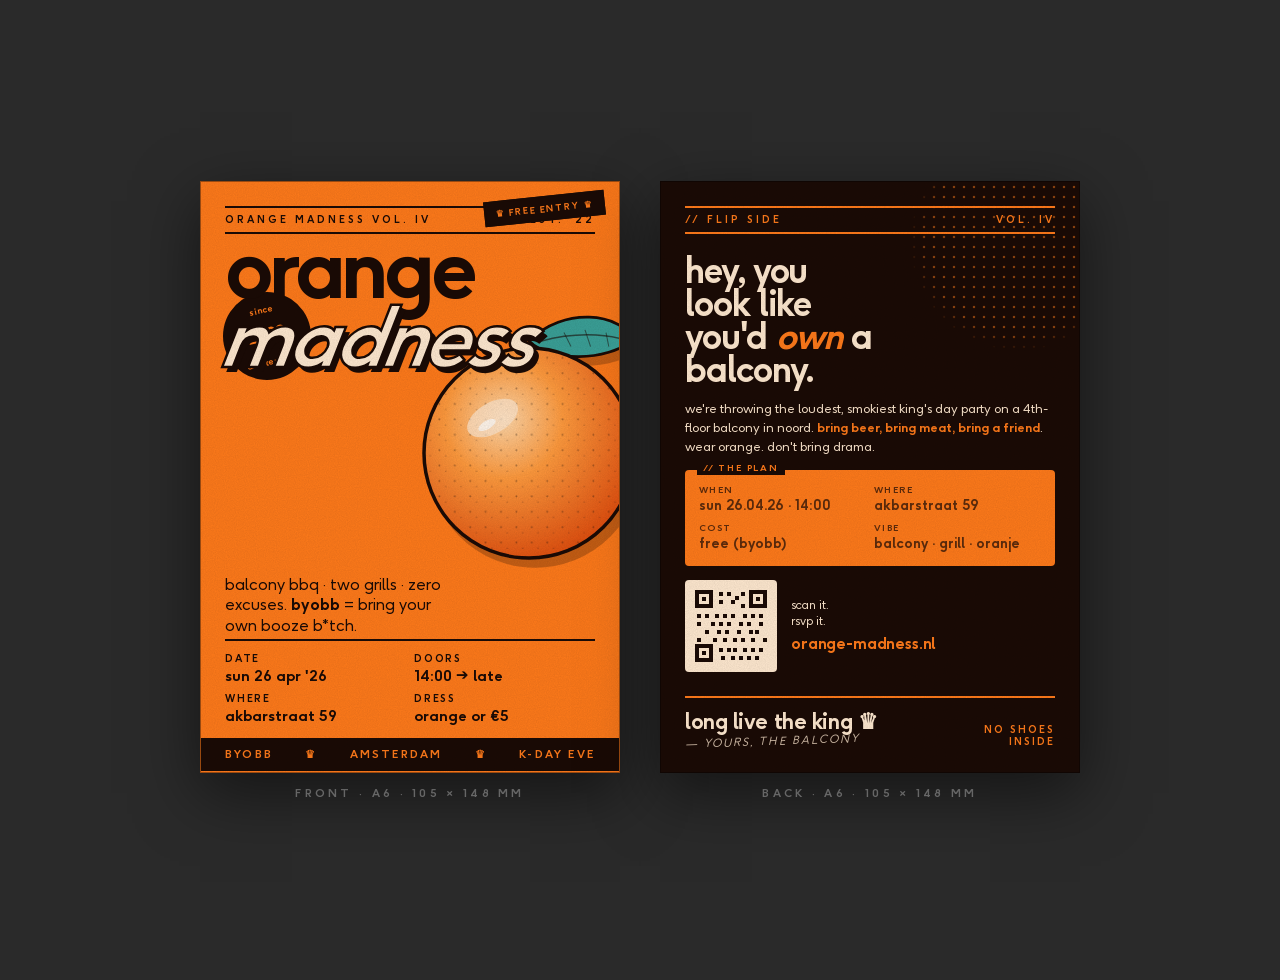
<file: Orange Madness Flyer.html>
<!doctype html>
<html lang="en">
<head>
<meta charset="utf-8" />
<meta name="viewport" content="width=device-width, initial-scale=1" />
<title>Orange Madness · Flyer (A6)</title>
<style>
@font-face {
  font-family: "F37 Ginger Pro";
  src: url("./fonts/F37GingerPro-Regular.ttf") format("truetype");
  font-weight: 400; font-style: normal; font-display: swap;
}
@font-face {
  font-family: "F37 Ginger Pro";
  src: url("./fonts/F37GingerPro-Bold.ttf") format("truetype");
  font-weight: 700; font-style: normal; font-display: swap;
}

:root {
  --o-acid: #FF7A1A;
  --o-500: #FF5A44;
  --peach: #FF8E7A;
  --teal: #3AA097;
  --ink: #1A0A05;
  --cream: #FFE9D0;
}

* { box-sizing: border-box; margin: 0; padding: 0; }

html, body {
  background: #2a2a2a;
  font-family: "F37 Ginger Pro", Helvetica, sans-serif;
  color: var(--ink);
  min-height: 100vh;
  display: flex;
  align-items: center;
  justify-content: center;
  padding: 40px 20px;
  gap: 40px;
  flex-wrap: wrap;
}

/* A6 = 105 x 148mm. Scaled at 4x → 420 x 592 px */
.flyer {
  width: 420px;
  height: 592px;
  background: var(--o-acid);
  position: relative;
  overflow: hidden;
  color: var(--ink);
  box-shadow: 0 20px 60px rgba(0,0,0,0.5);
  border: 1.5px solid rgba(0,0,0,0.4);
}

/* noise on every flyer */
.flyer::after {
  content: "";
  position: absolute;
  inset: 0;
  pointer-events: none;
  z-index: 50;
  opacity: 0.18;
  mix-blend-mode: multiply;
  background-image: url("data:image/svg+xml;utf8,<svg xmlns='http://www.w3.org/2000/svg' width='220' height='220'><filter id='n'><feTurbulence type='fractalNoise' baseFrequency='0.9' numOctaves='2' stitchTiles='stitch'/><feColorMatrix values='0 0 0 0 0  0 0 0 0 0  0 0 0 0 0  0 0 0 0.55 0'/></filter><rect width='100%25' height='100%25' filter='url(%23n)'/></svg>");
}

/* ============ FRONT ============ */
.front {
  padding: 24px;
  display: flex;
  flex-direction: column;
  justify-content: space-between;
}

.front .top-tag {
  font-size: 10px;
  font-weight: 700;
  letter-spacing: 0.3em;
  text-transform: uppercase;
  border-top: 2px solid var(--ink);
  border-bottom: 2px solid var(--ink);
  padding: 6px 0;
  display: flex;
  justify-content: space-between;
}

.front .big-title {
  font-weight: 700;
  text-transform: lowercase;
  font-size: 84px;
  line-height: 0.82;
  letter-spacing: -0.05em;
  position: relative;
  z-index: 5;
}
.front .big-title .madness {
  display: block;
  font-style: italic;
  color: var(--cream);
  -webkit-text-stroke: 2.5px var(--ink);
  text-shadow: 5px 5px 0 var(--ink);
  transform: skewX(-8deg) translateX(-4px);
}

.front .orange-art {
  position: absolute;
  top: 110px;
  right: -50px;
  width: 280px;
  height: 280px;
  z-index: 1;
  filter: drop-shadow(6px 8px 0 rgba(26,10,5,0.25));
  animation: bob 4s ease-in-out infinite;
}
@keyframes bob {
  0%,100% { transform: rotate(-4deg) translateY(0); }
  50%     { transform: rotate(3deg) translateY(-6px); }
}

.front .stamp {
  position: absolute;
  top: 110px;
  left: 22px;
  width: 88px;
  height: 88px;
  border-radius: 50%;
  background: var(--ink);
  color: var(--o-acid);
  display: grid;
  place-items: center;
  text-align: center;
  font-weight: 700;
  font-size: 9px;
  text-transform: lowercase;
  line-height: 1.1;
  transform: rotate(-12deg);
  padding: 8px;
  z-index: 4;
}
.front .stamp strong {
  display: block;
  font-size: 18px;
  margin: 2px 0;
  letter-spacing: -0.02em;
}

.front .pull {
  position: relative;
  z-index: 3;
  margin-top: 200px;
}
.front .pull p {
  font-size: 16px;
  line-height: 1.3;
  font-weight: 400;
  max-width: 26ch;
}
.front .pull p b { font-weight: 700; }

.front .meta {
  position: relative;
  z-index: 3;
  display: grid;
  grid-template-columns: 1fr 1fr;
  gap: 8px;
  border-top: 2px solid var(--ink);
  padding-top: 12px;
}
.front .meta .cell {
  font-size: 10px;
  letter-spacing: 0.18em;
  text-transform: uppercase;
  font-weight: 700;
}
.front .meta .cell .v {
  display: block;
  font-size: 15px;
  letter-spacing: 0;
  text-transform: lowercase;
  margin-top: 2px;
}

.front .footer-bar {
  background: var(--ink);
  color: var(--o-acid);
  margin: 12px -24px -24px;
  padding: 10px 24px;
  font-size: 11px;
  font-weight: 700;
  letter-spacing: 0.2em;
  text-transform: uppercase;
  display: flex;
  justify-content: space-between;
  white-space: nowrap;
  overflow: hidden;
}

/* sticker */
.front .sticker {
  position: absolute;
  background: var(--cream);
  color: var(--ink);
  border: 2px solid var(--ink);
  padding: 5px 9px;
  font-size: 9px;
  font-weight: 700;
  letter-spacing: 0.18em;
  text-transform: uppercase;
  transform: rotate(-6deg);
  z-index: 6;
}
.front .sticker.s1 { top: 14px; right: 14px; background: var(--ink); color: var(--o-acid); border-color: var(--ink); }

/* ============ BACK ============ */
.back {
  background: var(--ink);
  color: var(--cream);
  padding: 24px;
  display: flex;
  flex-direction: column;
  gap: 14px;
}

.back .top-tag {
  font-size: 10px;
  font-weight: 700;
  letter-spacing: 0.3em;
  text-transform: uppercase;
  color: var(--o-acid);
  border-top: 2px solid var(--o-acid);
  border-bottom: 2px solid var(--o-acid);
  padding: 6px 0;
  display: flex;
  justify-content: space-between;
}

.back .pickup {
  font-weight: 700;
  text-transform: lowercase;
  font-size: 36px;
  line-height: 0.92;
  letter-spacing: -0.03em;
  margin-top: 6px;
}
.back .pickup em {
  font-style: italic;
  color: var(--o-acid);
}

.back .body {
  font-size: 13px;
  line-height: 1.45;
  font-weight: 400;
}
.back .body b { color: var(--o-acid); font-weight: 700; }

.back .deets {
  background: var(--o-acid);
  color: var(--ink);
  padding: 14px;
  border-radius: 4px;
  display: grid;
  grid-template-columns: 1fr 1fr;
  gap: 8px;
  position: relative;
}
.back .deets::before {
  content: "// the plan";
  position: absolute;
  top: -10px;
  left: 12px;
  background: var(--ink);
  color: var(--o-acid);
  font-size: 9px;
  font-weight: 700;
  letter-spacing: 0.2em;
  text-transform: uppercase;
  padding: 2px 6px;
}
.back .deets .row {
  font-size: 9px;
  letter-spacing: 0.16em;
  text-transform: uppercase;
  font-weight: 700;
  opacity: 0.7;
}
.back .deets .row .v {
  display: block;
  font-size: 14px;
  font-weight: 700;
  letter-spacing: 0;
  text-transform: lowercase;
  opacity: 1;
  margin-top: 2px;
  color: var(--ink);
}

.back .qr-row {
  display: flex;
  gap: 14px;
  align-items: center;
}
.back .qr {
  width: 92px;
  height: 92px;
  background: var(--cream);
  padding: 6px;
  border-radius: 4px;
  flex-shrink: 0;
}
.back .qr svg { width: 100%; height: 100%; }

.back .qr-text {
  font-size: 12px;
  line-height: 1.3;
}
.back .qr-text .url {
  font-weight: 700;
  font-size: 16px;
  color: var(--o-acid);
  display: block;
  margin-top: 4px;
  letter-spacing: -0.01em;
}

.back .signoff {
  margin-top: auto;
  border-top: 2px solid var(--o-acid);
  padding-top: 10px;
  display: flex;
  justify-content: space-between;
  align-items: end;
  font-size: 10px;
  letter-spacing: 0.2em;
  text-transform: uppercase;
  color: var(--o-acid);
  font-weight: 700;
}
.back .signoff .big {
  font-size: 22px;
  letter-spacing: -0.02em;
  text-transform: lowercase;
  color: var(--cream);
}

.back .scribble {
  font-family: "F37 Ginger Pro";
  font-style: italic;
  font-weight: 400;
  font-size: 11px;
  color: var(--cream);
  opacity: 0.8;
  transform: rotate(-2deg);
  display: inline-block;
}

/* halftone arc on back */
.back .halftone {
  position: absolute;
  top: -50px;
  right: -50px;
  width: 220px;
  height: 220px;
  background-image: radial-gradient(var(--o-acid) 1.4px, transparent 1.6px);
  background-size: 10px 10px;
  border-radius: 50%;
  mask-image: radial-gradient(circle, black 60%, transparent 70%);
  opacity: 0.5;
  pointer-events: none;
  z-index: 0;
}

/* labels under each flyer */
.label {
  width: 420px;
  text-align: center;
  color: #888;
  font-size: 11px;
  letter-spacing: 0.3em;
  text-transform: uppercase;
  font-weight: 700;
  margin-top: 14px;
}
.col {
  display: flex;
  flex-direction: column;
  align-items: center;
}

/* print: A6 single-page each */
@media print {
  @page { size: A6; margin: 0; }
  html, body {
    background: white;
    padding: 0;
    display: block;
  }
  .label { display: none; }
  .col { page-break-after: always; }
  .flyer {
    width: 105mm;
    height: 148mm;
    box-shadow: none;
    border: none;
    margin: 0;
  }
}
</style>
</head>
<body>

<div class="col">
  <div class="flyer front">
    <div class="sticker s1">♛ free entry ♛</div>

    <div class="top-tag">
      <span>orange madness vol. iv</span>
      <span>est. '22</span>
    </div>

    <div class="stamp">
      <div>since</div>
      <strong>2022</strong>
      <div>amsterdam</div>
    </div>

    <!-- giant orange -->
    <div class="orange-art">
      <svg viewBox="0 0 400 400" width="100%" height="100%">
        <defs>
          <radialGradient id="oShade" cx="38%" cy="34%" r="70%">
            <stop offset="0%" stop-color="#FFD7A8"/>
            <stop offset="40%" stop-color="#FF9A3D"/>
            <stop offset="100%" stop-color="#E04E0E"/>
          </radialGradient>
          <pattern id="oPores" x="0" y="0" width="22" height="22" patternUnits="userSpaceOnUse">
            <circle cx="6" cy="6" r="1.4" fill="#1A0A05" opacity="0.35"/>
            <circle cx="15" cy="14" r="1" fill="#1A0A05" opacity="0.3"/>
          </pattern>
        </defs>
        <g transform="translate(200,40)">
          <path d="M 0 30 C 50 -20, 130 -10, 150 28 C 110 60, 30 60, 0 30 Z" fill="#3AA097" stroke="#1A0A05" stroke-width="4" stroke-linejoin="round"/>
          <path d="M 18 30 C 60 18, 110 18, 140 30" fill="none" stroke="#1A0A05" stroke-width="2" opacity="0.6"/>
          <path d="M 50 18 L 60 38" stroke="#1A0A05" stroke-width="1.5" opacity="0.5"/>
          <path d="M 80 14 L 88 38" stroke="#1A0A05" stroke-width="1.5" opacity="0.5"/>
          <path d="M 110 18 L 114 38" stroke="#1A0A05" stroke-width="1.5" opacity="0.5"/>
        </g>
        <path d="M 200 80 L 198 110" stroke="#1A0A05" stroke-width="6" stroke-linecap="round"/>
        <circle cx="200" cy="230" r="150" fill="url(#oShade)" stroke="#1A0A05" stroke-width="5"/>
        <circle cx="200" cy="230" r="150" fill="url(#oPores)"/>
        <ellipse cx="148" cy="180" rx="40" ry="22" fill="#FFE9D0" opacity="0.7" transform="rotate(-30 148 180)"/>
        <ellipse cx="140" cy="190" rx="14" ry="6" fill="#FFFFFF" opacity="0.7" transform="rotate(-30 140 190)"/>
      </svg>
    </div>

    <div>
      <h1 class="big-title">
        orange<span class="madness">madness</span>
      </h1>
    </div>

    <div class="pull">
      <p>balcony bbq · two grills · zero excuses. <b>byobb</b> = bring your own booze b*tch.</p>
    </div>

    <div class="meta">
      <div class="cell">date <span class="v">sun 26 apr '26</span></div>
      <div class="cell">doors <span class="v">14:00 → late</span></div>
      <div class="cell">where <span class="v">akbarstraat 59</span></div>
      <div class="cell">dress <span class="v">orange or €5</span></div>
    </div>

    <div class="footer-bar">
      <span>byobb</span>
      <span>♛</span>
      <span>amsterdam</span>
      <span>♛</span>
      <span>k-day eve</span>
    </div>
  </div>
  <div class="label">front · A6 · 105 × 148 mm</div>
</div>

<div class="col">
  <div class="flyer back">
    <div class="halftone"></div>

    <div class="top-tag">
      <span>// flip side</span>
      <span>vol. iv</span>
    </div>

    <h2 class="pickup">
      hey, you<br/>look like<br/>you'd <em>own</em> a<br/>balcony.
    </h2>

    <div class="body">
      we're throwing the loudest, smokiest king's day party on a 4th-floor balcony in noord. <b>bring beer, bring meat, bring a friend</b>. wear orange. don't bring drama.
    </div>

    <div class="deets">
      <div class="row">when<span class="v">sun 26.04.26 · 14:00</span></div>
      <div class="row">where<span class="v">akbarstraat 59</span></div>
      <div class="row">cost<span class="v">free (byobb)</span></div>
      <div class="row">vibe<span class="v">balcony · grill · oranje</span></div>
    </div>

    <div class="qr-row">
      <div class="qr">
        <!-- decorative QR-style block -->
        <svg viewBox="0 0 80 80" shape-rendering="crispEdges">
          <rect width="80" height="80" fill="#FFE9D0"/>
          <!-- corner finders -->
          <g fill="#1A0A05">
            <rect x="4" y="4" width="18" height="18"/>
            <rect x="58" y="4" width="18" height="18"/>
            <rect x="4" y="58" width="18" height="18"/>
          </g>
          <g fill="#FFE9D0">
            <rect x="8" y="8" width="10" height="10"/>
            <rect x="62" y="8" width="10" height="10"/>
            <rect x="8" y="62" width="10" height="10"/>
          </g>
          <g fill="#1A0A05">
            <rect x="11" y="11" width="4" height="4"/>
            <rect x="65" y="11" width="4" height="4"/>
            <rect x="11" y="65" width="4" height="4"/>
          </g>
          <!-- random dots -->
          <g fill="#1A0A05">
            <rect x="28" y="6" width="4" height="4"/>
            <rect x="36" y="6" width="4" height="4"/>
            <rect x="44" y="10" width="4" height="4"/>
            <rect x="50" y="6" width="4" height="4"/>
            <rect x="28" y="14" width="4" height="4"/>
            <rect x="40" y="14" width="4" height="4"/>
            <rect x="50" y="18" width="4" height="4"/>
            <rect x="6" y="28" width="4" height="4"/>
            <rect x="14" y="28" width="4" height="4"/>
            <rect x="24" y="28" width="4" height="4"/>
            <rect x="32" y="28" width="4" height="4"/>
            <rect x="40" y="28" width="4" height="4"/>
            <rect x="52" y="28" width="4" height="4"/>
            <rect x="60" y="28" width="4" height="4"/>
            <rect x="68" y="28" width="4" height="4"/>
            <rect x="6" y="36" width="4" height="4"/>
            <rect x="20" y="36" width="4" height="4"/>
            <rect x="28" y="36" width="4" height="4"/>
            <rect x="36" y="36" width="4" height="4"/>
            <rect x="48" y="36" width="4" height="4"/>
            <rect x="56" y="36" width="4" height="4"/>
            <rect x="68" y="36" width="4" height="4"/>
            <rect x="14" y="44" width="4" height="4"/>
            <rect x="26" y="44" width="4" height="4"/>
            <rect x="34" y="44" width="4" height="4"/>
            <rect x="46" y="44" width="4" height="4"/>
            <rect x="58" y="44" width="4" height="4"/>
            <rect x="64" y="44" width="4" height="4"/>
            <rect x="6" y="52" width="4" height="4"/>
            <rect x="22" y="52" width="4" height="4"/>
            <rect x="32" y="52" width="4" height="4"/>
            <rect x="42" y="52" width="4" height="4"/>
            <rect x="50" y="52" width="4" height="4"/>
            <rect x="60" y="52" width="4" height="4"/>
            <rect x="72" y="52" width="4" height="4"/>
            <rect x="28" y="62" width="4" height="4"/>
            <rect x="36" y="62" width="4" height="4"/>
            <rect x="42" y="62" width="4" height="4"/>
            <rect x="52" y="62" width="4" height="4"/>
            <rect x="60" y="62" width="4" height="4"/>
            <rect x="68" y="62" width="4" height="4"/>
            <rect x="30" y="70" width="4" height="4"/>
            <rect x="40" y="70" width="4" height="4"/>
            <rect x="48" y="70" width="4" height="4"/>
            <rect x="56" y="70" width="4" height="4"/>
            <rect x="64" y="70" width="4" height="4"/>
          </g>
        </svg>
      </div>
      <div class="qr-text">
        scan it.<br/>rsvp it.<br/>
        <span class="url">orange-madness.nl</span>
      </div>
    </div>

    <div class="signoff">
      <div>
        <div class="big">long live the king ♛</div>
        <div class="scribble">— yours, the balcony</div>
      </div>
      <div style="text-align:right">no shoes<br/>inside</div>
    </div>
  </div>
  <div class="label">back · A6 · 105 × 148 mm</div>
</div>

</body>
</html>
</file>
